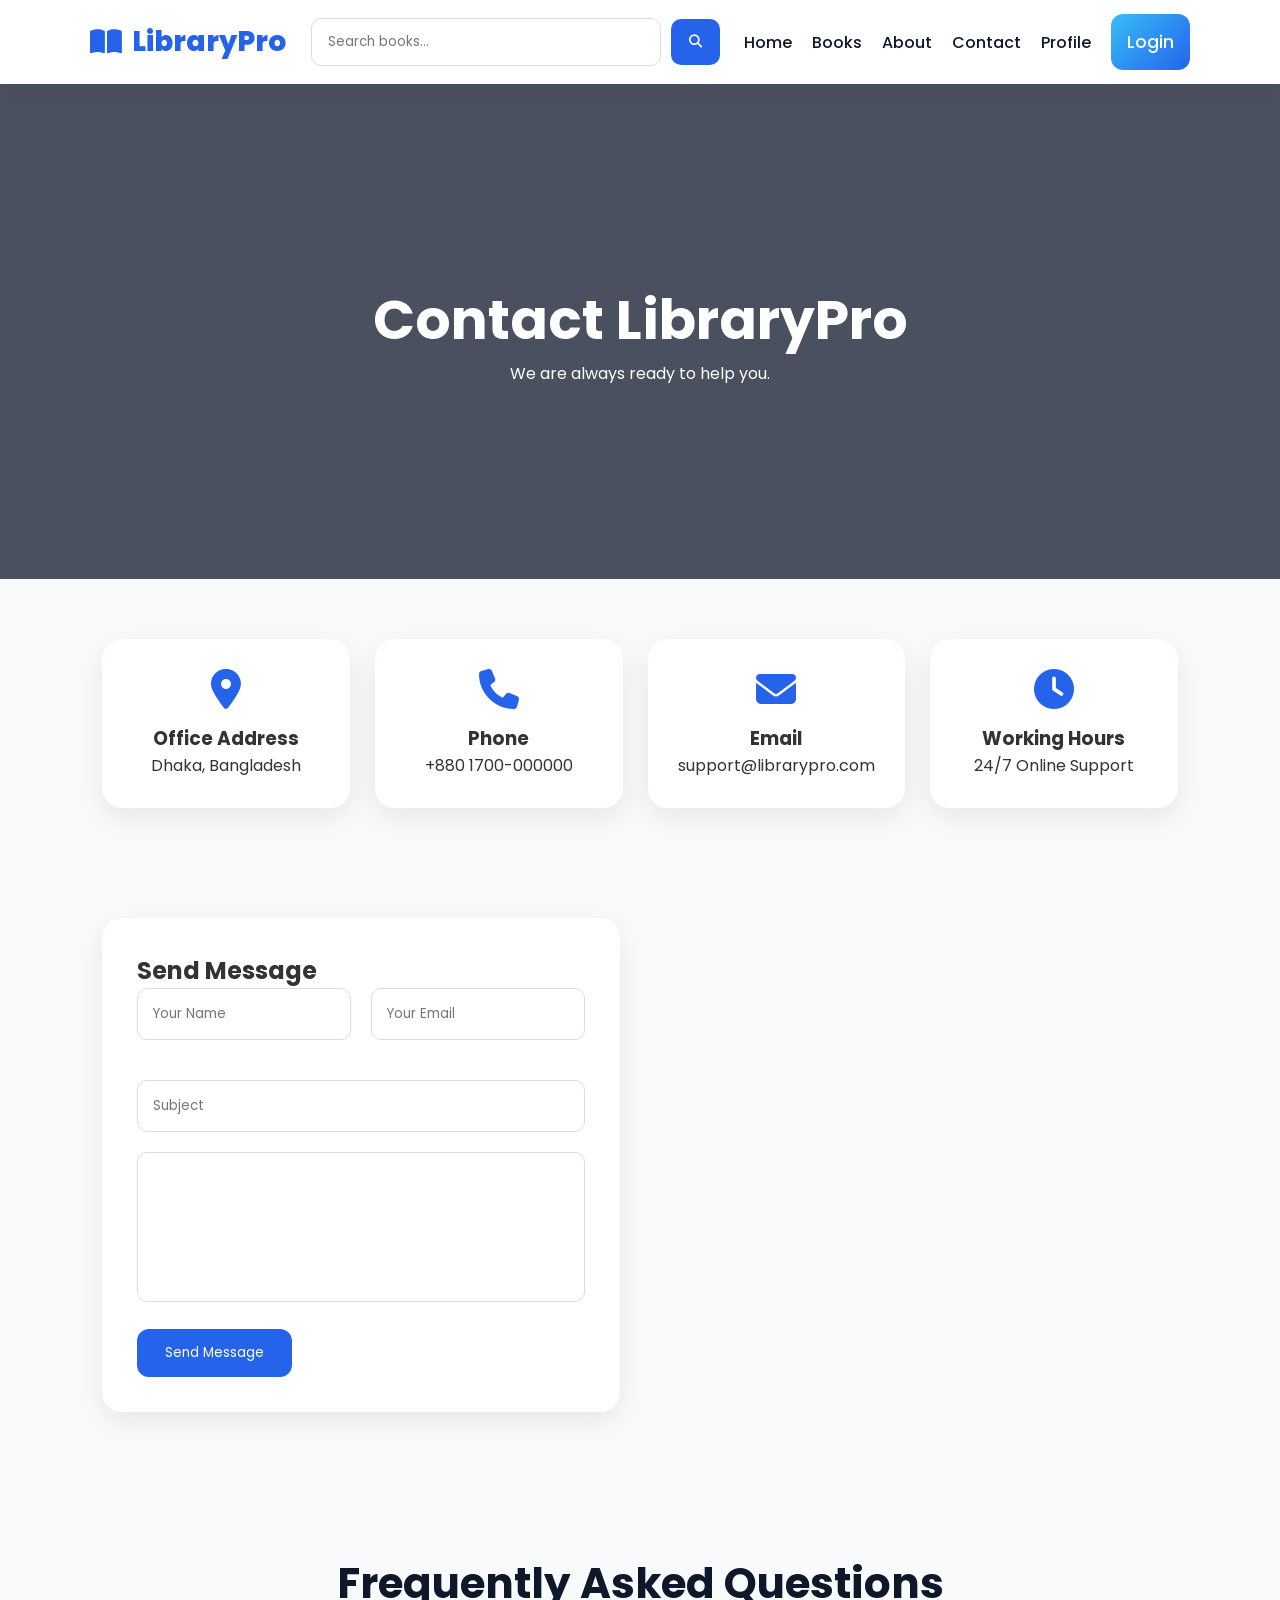
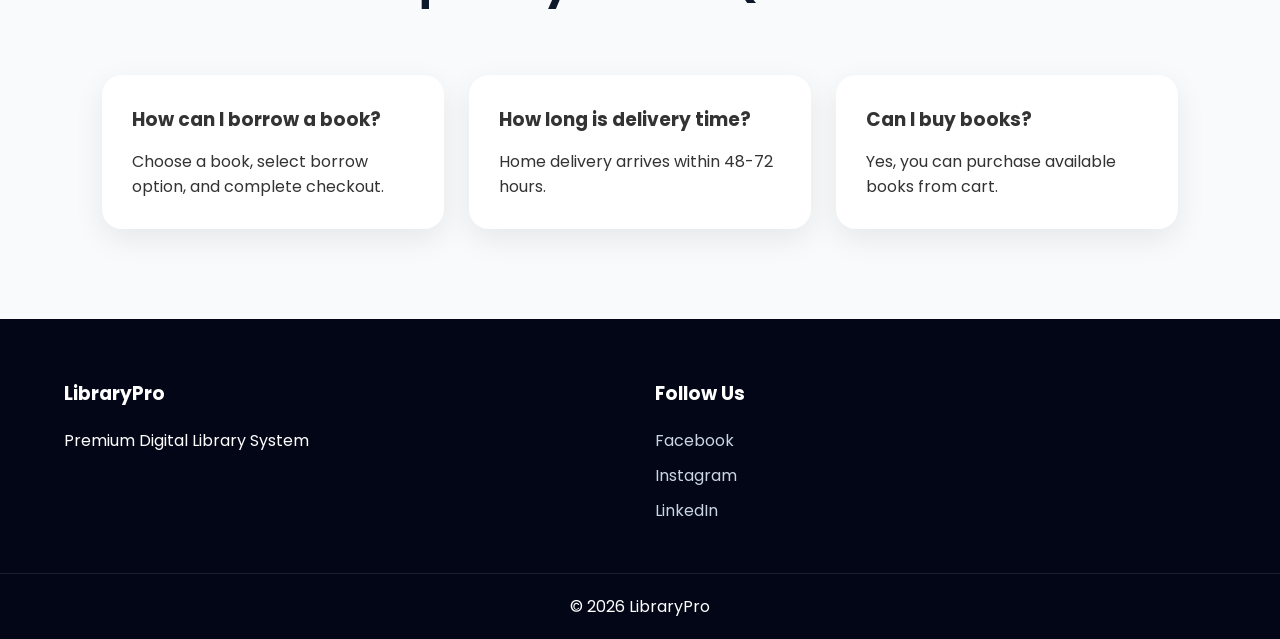
<file: library-management/contact.html>
<!doctype html>
<html lang="en">
  <head>
    <meta charset="UTF-8" />

    <meta name="viewport" content="width=device-width, initial-scale=1.0" />

    <title>Contact Us | LibraryPro</title>

    <link rel="stylesheet" href="../css/style.css" />

    <link
      rel="stylesheet"
      href="https://cdnjs.cloudflare.com/ajax/libs/font-awesome/6.5.2/css/all.min.css"
    />
  </head>

  <body>
    <!-- NAVBAR -->

    <nav class="navbar">
      <div class="logo">
        <i class="fa-solid fa-book-open"></i>

        LibraryPro
      </div>

      <div class="search-box">
        <input type="text" placeholder="Search books..." />

        <button>
          <i class="fa-solid fa-magnifying-glass"></i>
        </button>
      </div>

      <ul class="nav-links">
        <li>
          <a href="index.html"> Home </a>
        </li>

        <li>
          <a href="books.html"> Books </a>
        </li>

        <li>
          <a href="about.html"> About </a>
        </li>

        <li>
          <a href="contact.html"> Contact </a>
        </li>

        <li>
          <a href="profile.html"> Profile </a>
        </li>
        <li><a href="login.html" class="login-btn">
                Login
            </a></li>
      </ul>
    </nav>

    <!-- HERO -->

    <section class="contact-hero">
      <h1>Contact LibraryPro</h1>

      <p>We are always ready to help you.</p>
    </section>

    <!-- CONTACT INFO -->

    <section class="contact-info-section">
      <div class="contact-card">
        <i class="fa-solid fa-location-dot"></i>

        <h3>Office Address</h3>

        <p>Dhaka, Bangladesh</p>
      </div>

      <div class="contact-card">
        <i class="fa-solid fa-phone"></i>

        <h3>Phone</h3>

        <p>+880 1700-000000</p>
      </div>

      <div class="contact-card">
        <i class="fa-solid fa-envelope"></i>

        <h3>Email</h3>

        <p>support@librarypro.com</p>
      </div>

      <div class="contact-card">
        <i class="fa-solid fa-clock"></i>

        <h3>Working Hours</h3>

        <p>24/7 Online Support</p>
      </div>
    </section>

    <!-- FORM -->

    <section class="contact-main">
      <div class="contact-form-box">
        <h2>Send Message</h2>

        <form>
          <div class="input-row">
            <input type="text" placeholder="Your Name" />

            <input type="email" placeholder="Your Email" />
          </div>

          <input type="text" placeholder="Subject" />

          <textarea placeholder="Your Message"> </textarea>

          <button class="btn">Send Message</button>
        </form>
      </div>

      <!-- MAP -->

      <div class="map-box">
        <iframe
          src="https://maps.google.com/maps?q=Dhaka%20Bangladesh&t=&z=13&ie=UTF8&iwloc=&output=embed"
          loading="lazy"
        >
        </iframe>
      </div>
    </section>

    <!-- FAQ -->

    <section class="section">
      <h2 class="section-title">Frequently Asked Questions</h2>

      <div class="faq-grid">
        <div class="faq-card">
          <h3>How can I borrow a book?</h3>

          <p>Choose a book, select borrow option, and complete checkout.</p>
        </div>

        <div class="faq-card">
          <h3>How long is delivery time?</h3>

          <p>Home delivery arrives within 48-72 hours.</p>
        </div>

        <div class="faq-card">
          <h3>Can I buy books?</h3>

          <p>Yes, you can purchase available books from cart.</p>
        </div>
      </div>
    </section>

    <!-- FOOTER -->

    <footer>
      <div class="footer-grid">
        <div>
          <h3>LibraryPro</h3>

          <p>Premium Digital Library System</p>
        </div>

        <div>
          <h3>Follow Us</h3>

          <a href="#"> Facebook </a>

          <a href="#"> Instagram </a>

          <a href="#"> LinkedIn </a>
        </div>
      </div>

      <div class="copyright">© 2026 LibraryPro</div>
    </footer>
  </body>
</html>
</file>
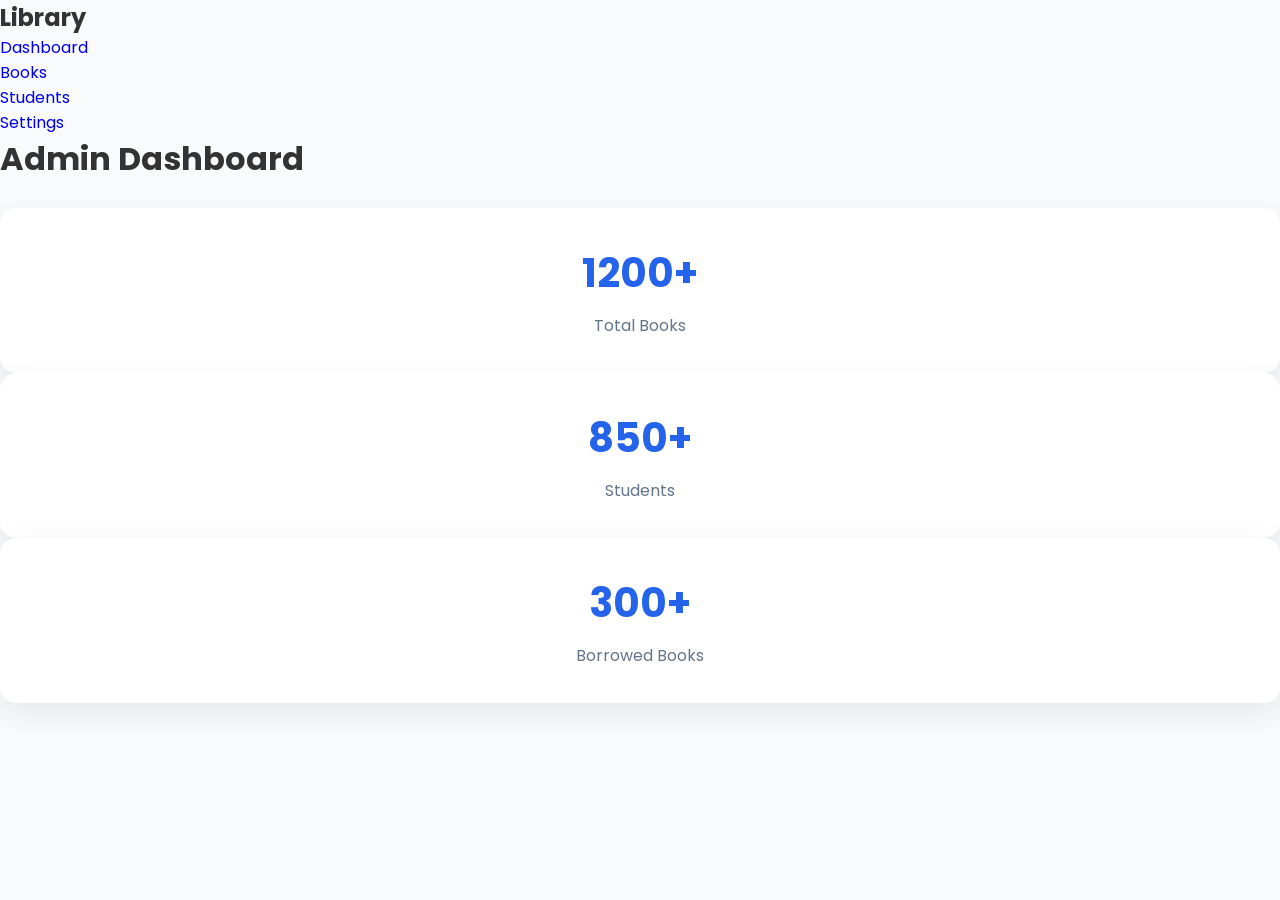
<file: library-management/dashboard.html>
<!DOCTYPE html>
<html lang="en">
<head>
    <meta charset="UTF-8">
    <meta name="viewport" content="width=device-width, initial-scale=1.0">
    <title>Dashboard</title>

    <link rel="stylesheet" href="../css/style.css">
</head>
<body>

<div class="dashboard">

    <div class="sidebar">

        <h2>Library</h2>

        <ul>
            <li><a href="#">Dashboard</a></li>
            <li><a href="#">Books</a></li>
            <li><a href="#">Students</a></li>
            <li><a href="#">Settings</a></li>
        </ul>

    </div>

    <div class="dashboard-content">

        <h1>Admin Dashboard</h1>

        <br>

        <div class="stats">

            <div class="stat-card">
                <h2>1200+</h2>
                <p>Total Books</p>
            </div>

            <div class="stat-card">
                <h2>850+</h2>
                <p>Students</p>
            </div>

            <div class="stat-card">
                <h2>300+</h2>
                <p>Borrowed Books</p>
            </div>

        </div>

    </div>

</div>

</body>
</html>
</file>
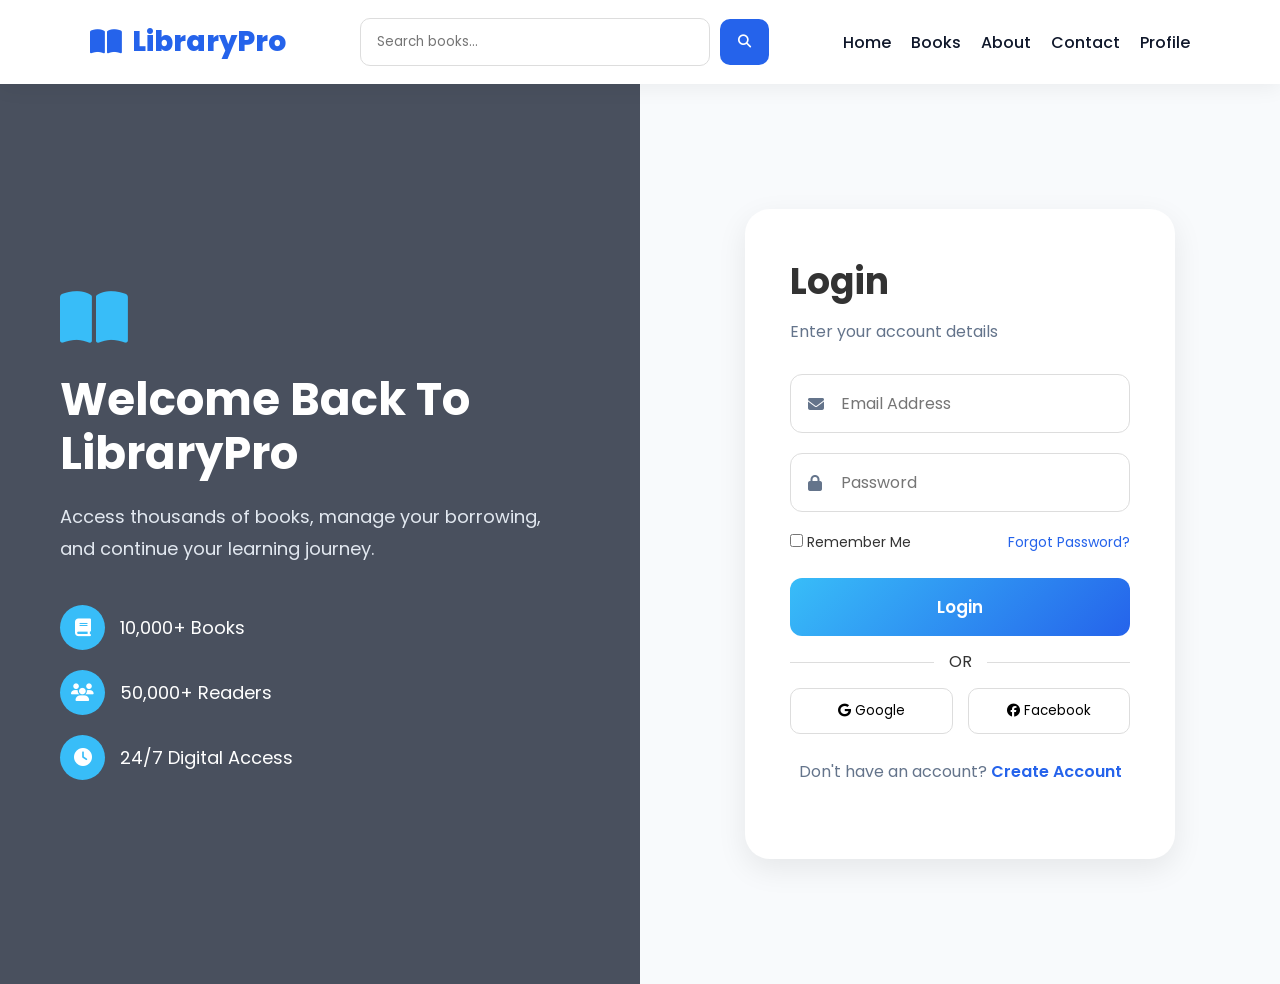
<file: library-management/login.html>
<!doctype html>
<html lang="en">
  <head>
    <meta charset="UTF-8" />

    <meta name="viewport" content="width=device-width, initial-scale=1.0" />

    <title>Login | LibraryPro</title>

    <link rel="stylesheet" href="../css/style.css" />

    <link
      rel="stylesheet"
      href="https://cdnjs.cloudflare.com/ajax/libs/font-awesome/6.5.2/css/all.min.css"
    />
  </head>

  <body>
     <!-- NAVBAR -->

    <nav class="navbar">
      <div class="logo">
        <i class="fa-solid fa-book-open"></i>

        LibraryPro
      </div>

      <div class="search-box">
        <input type="text" placeholder="Search books..." />

        <button>
          <i class="fa-solid fa-magnifying-glass"></i>
        </button>
      </div>

      <ul class="nav-links">
        <li>
          <a href="index.html"> Home </a>
        </li>

        <li>
          <a href="books.html"> Books </a>
        </li>

        <li>
          <a href="about.html"> About </a>
        </li>

        <li>
          <a href="contact.html"> Contact </a>
        </li>

        <li>
          <a href="profile.html"> Profile </a>
        </li>
      </ul>
    </nav>



    <section class="auth-page">
      <!-- LEFT SIDE -->

      <div class="auth-left">
        <div class="auth-overlay"></div>

        <div class="auth-content">
          <i class="fa-solid fa-book-open"></i>

          <h1>Welcome Back To LibraryPro</h1>

          <p>
            Access thousands of books, manage your borrowing, and continue your
            learning journey.
          </p>

          <div class="auth-feature">
            <div>
              <i class="fa-solid fa-book"></i>

              <span> 10,000+ Books </span>
            </div>

            <div>
              <i class="fa-solid fa-users"></i>

              <span> 50,000+ Readers </span>
            </div>

            <div>
              <i class="fa-solid fa-clock"></i>

              <span> 24/7 Digital Access </span>
            </div>
          </div>
        </div>
      </div>

      <!-- RIGHT SIDE -->

      <div class="auth-right">
        <form class="login-box">
          <h2>Login</h2>

          <p>Enter your account details</p>

          <div class="auth-input">
            <i class="fa-solid fa-envelope"></i>

            <input type="email" placeholder="Email Address" />
          </div>

          <div class="auth-input">
            <i class="fa-solid fa-lock"></i>

            <input type="password" placeholder="Password" />
          </div>

          <div class="remember">
            <label>
              <input type="checkbox" />

              Remember Me
            </label>

            <a href="#"> Forgot Password? </a>
          </div>

          <button class="login-btn">Login</button>

          <div class="divider">
            <span> OR </span>
          </div>

          <div class="social-login">
            <button>
              <i class="fa-brands fa-google"></i>

              Google
            </button>

            <button>
              <i class="fa-brands fa-facebook"></i>

              Facebook
            </button>
          </div>

          <p class="register-text">
            Don't have an account?

            <a href="register.html"> Create Account </a>
          </p>
        </form>
      </div>
    </section>
  </body>
</html>
</file>
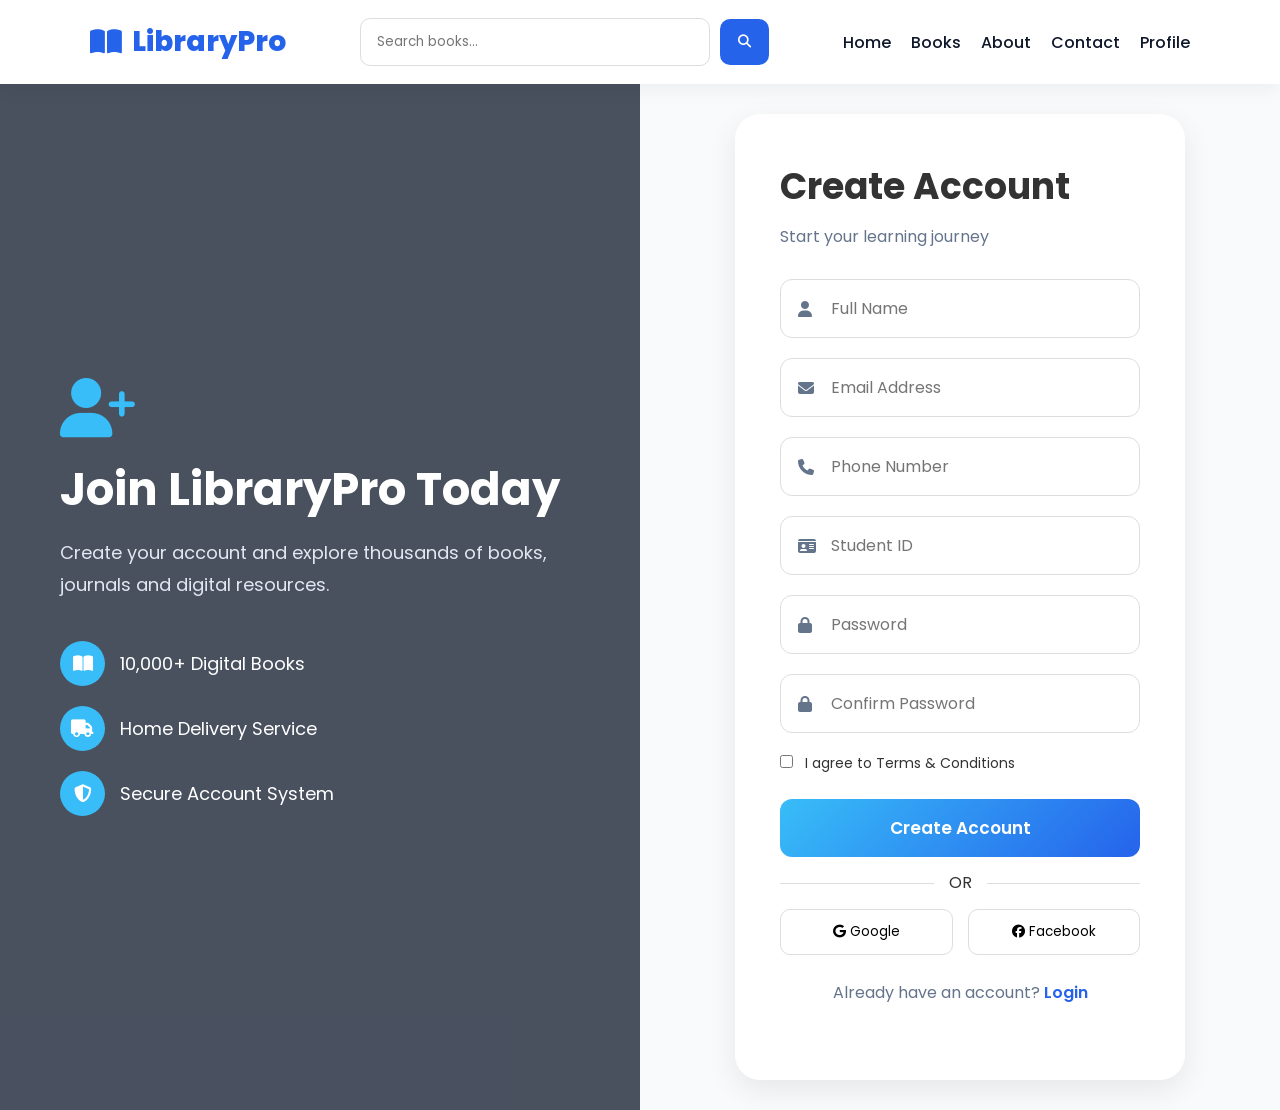
<file: library-management/register.html>
<!doctype html>
<html lang="en">
  <head>
    <meta charset="UTF-8" />

    <meta name="viewport" content="width=device-width, initial-scale=1.0" />

    <title>Create Account | LibraryPro</title>

    <link rel="stylesheet" href="../css/style.css" />

    <link
      rel="stylesheet"
      href="https://cdnjs.cloudflare.com/ajax/libs/font-awesome/6.5.2/css/all.min.css"
    />
  </head>

  <body>
     <!-- NAVBAR -->

    <nav class="navbar">
      <div class="logo">
        <i class="fa-solid fa-book-open"></i>

        LibraryPro
      </div>

      <div class="search-box">
        <input type="text" placeholder="Search books..." />

        <button>
          <i class="fa-solid fa-magnifying-glass"></i>
        </button>
      </div>

      <ul class="nav-links">
        <li>
          <a href="index.html"> Home </a>
        </li>

        <li>
          <a href="books.html"> Books </a>
        </li>

        <li>
          <a href="about.html"> About </a>
        </li>

        <li>
          <a href="contact.html"> Contact </a>
        </li>

        <li>
          <a href="profile.html"> Profile </a>
        </li>
      </ul>
    </nav>





    <section class="auth-page">
      <!-- LEFT SIDE -->

      <div class="auth-left">
        <div class="auth-overlay"></div>

        <div class="auth-content">
          <i class="fa-solid fa-user-plus"></i>

          <h1>Join LibraryPro Today</h1>

          <p>
            Create your account and explore thousands of books, journals and
            digital resources.
          </p>

          <div class="auth-feature">
            <div>
              <i class="fa-solid fa-book-open"></i>

              <span> 10,000+ Digital Books </span>
            </div>

            <div>
              <i class="fa-solid fa-truck"></i>

              <span> Home Delivery Service </span>
            </div>

            <div>
              <i class="fa-solid fa-shield-halved"></i>

              <span> Secure Account System </span>
            </div>
          </div>
        </div>
      </div>

      <!-- RIGHT SIDE -->

      <div class="auth-right">
        <form class="register-box">
          <h2>Create Account</h2>

          <p>Start your learning journey</p>

          <div class="auth-input">
            <i class="fa-solid fa-user"></i>

            <input type="text" placeholder="Full Name" />
          </div>

          <div class="auth-input">
            <i class="fa-solid fa-envelope"></i>

            <input type="email" placeholder="Email Address" />
          </div>

          <div class="auth-input">
            <i class="fa-solid fa-phone"></i>

            <input type="text" placeholder="Phone Number" />
          </div>

          <div class="auth-input">
            <i class="fa-solid fa-id-card"></i>

            <input type="text" placeholder="Student ID" />
          </div>

          <div class="auth-input">
            <i class="fa-solid fa-lock"></i>

            <input type="password" placeholder="Password" />
          </div>

          <div class="auth-input">
            <i class="fa-solid fa-lock"></i>

            <input type="password" placeholder="Confirm Password" />
          </div>

          <div class="terms">
            <label>
              <input type="checkbox" />

              I agree to Terms & Conditions
            </label>
          </div>

          <button class="login-btn">Create Account</button>

          <div class="divider">
            <span> OR </span>
          </div>

          <div class="social-login">
            <button>
              <i class="fa-brands fa-google"></i>

              Google
            </button>

            <button>
              <i class="fa-brands fa-facebook"></i>

              Facebook
            </button>
          </div>

          <p class="register-text">
            Already have an account?

            <a href="login.html"> Login </a>
          </p>
        </form>
      </div>
    </section>
  </body>
</html>
</file>
<file: css/style.css>
/* ==========================
   GOOGLE FONT
========================== */

@import url('https://fonts.googleapis.com/css2?family=Poppins:wght@300;400;500;600;700;800&display=swap');

/* ==========================
   ROOT VARIABLES
========================== */

:root{
    --primary:#2563eb;
    --primary-dark:#1d4ed8;
    --secondary:#38bdf8;

    --dark:#0f172a;
    --dark-light:#1e293b;

    --white:#ffffff;
    --light:#f8fafc;
    --gray:#64748b;

    --shadow:0 10px 30px rgba(0,0,0,.08);
    --radius:16px;
}

/* ==========================
   RESET
========================== */

*{
    margin:0;
    padding:0;
    box-sizing:border-box;
    font-family:'Poppins',sans-serif;
}

html{
    scroll-behavior:smooth;
}

body{
    background:var(--light);
    color:#333;
    overflow-x:hidden;
}

img{
    width:100%;
    display:block;
}

a{
    text-decoration:none;
}

ul{
    list-style:none;
}

/* ==========================
   NAVBAR
========================== */

.navbar{
    position:sticky;
    top:0;
    z-index:1000;

    display:flex;
    justify-content:space-between;
    align-items:center;

    padding:18px 7%;

    background:white;

    box-shadow:
    0 4px 20px rgba(0,0,0,.06);
}

.logo{
    font-size:28px;
    font-weight:800;
    color:var(--primary);

    display:flex;
    align-items:center;
    gap:10px;
}

/* ==========================
   SEARCH
========================== */

.search-box{
    display:flex;
    align-items:center;
    gap:10px;
}

.search-box input{
    width:350px;

    padding:13px 16px;

    border:1px solid #ddd;

    border-radius:10px;

    outline:none;
}

.search-box button{
    border:none;

    padding:13px 18px;

    background:var(--primary);

    color:white;

    border-radius:10px;

    cursor:pointer;

    transition:.3s;
}

.search-box button:hover{
    background:var(--primary-dark);
}

/* ==========================
   NAV LINKS
========================== */

.nav-links{
    display:flex;
    align-items:center;
    gap:20px;
}

.nav-links a{
    color:var(--dark);
    font-weight:500;
    transition:.3s;
}

.nav-links a:hover{
    color:var(--primary);
}

.login-btn{
    background:var(--primary);
    color:white !important;

    padding:10px 18px;

    border-radius:10px;
}

/* ==========================
   HERO
========================== */

.hero{
    min-height:90vh;

    display:flex;
    justify-content:center;
    align-items:center;

    text-align:center;

    padding:40px;

    background:
    linear-gradient(
    rgba(0,0,0,.65),
    rgba(0,0,0,.65)
    ),

    url("https://images.unsplash.com/photo-1521587760476-6c12a4b040da?q=80&w=1400");

    background-size:cover;
    background-position:center;
}

.hero-content{
    max-width:900px;
}

.badge{
    display:inline-block;

    background:rgba(255,255,255,.15);

    color:white;

    padding:10px 20px;

    border-radius:30px;

    margin-bottom:25px;

    backdrop-filter:blur(10px);
}

.hero-content h1{
    color:white;

    font-size:70px;

    line-height:1.2;

    margin-bottom:25px;
}

.hero-content p{
    color:#e2e8f0;

    font-size:20px;

    margin-bottom:35px;
}

.hero-buttons{
    display:flex;
    justify-content:center;
    gap:15px;
}

/* ==========================
   BUTTONS
========================== */

.btn{
    display:inline-block;

    background:var(--primary);

    color:white;

    padding:14px 28px;

    border:none;

    border-radius:12px;

    cursor:pointer;

    transition:.3s;
}

.btn:hover{
    background:var(--primary-dark);
    transform:translateY(-2px);
}

.btn-outline{
    display:inline-block;

    border:2px solid white;

    color:white;

    padding:14px 28px;

    border-radius:12px;

    transition:.3s;
}

.btn-outline:hover{
    background:white;
    color:var(--dark);
}

/* ==========================
   STATS
========================== */

.stats-section{
    display:grid;

    grid-template-columns:
    repeat(auto-fit,minmax(220px,1fr));

    gap:25px;

    padding:70px 8%;
}

.stat-card{
    background:white;

    text-align:center;

    padding:35px;

    border-radius:var(--radius);

    box-shadow:var(--shadow);
}

.stat-card h2{
    color:var(--primary);
    font-size:40px;
}

.stat-card p{
    margin-top:10px;
    color:var(--gray);
}

/* ==========================
   COMMON SECTION
========================== */

.section{
    padding:90px 8%;
}

.section-title{
    text-align:center;

    margin-bottom:60px;

    font-size:42px;

    color:var(--dark);
}

/* ==========================
   BOOK GRID
========================== */

.book-grid{
    display:grid;

    grid-template-columns:
    repeat(auto-fit,minmax(300px,1fr));

    gap:30px;
}

.book-card{
    background:white;

    border-radius:20px;

    overflow:hidden;

    box-shadow:var(--shadow);

    transition:.3s;
}

.book-card:hover{
    transform:translateY(-10px);
}

.book-card img{
    height:300px;
    object-fit:cover;
}

.book-content{
    padding:25px;
}

.category{
    background:#dbeafe;

    color:var(--primary);

    padding:6px 14px;

    border-radius:20px;

    font-size:14px;
}

.book-content h3{
    margin-top:15px;
    margin-bottom:10px;
}

.rating{
    margin:15px 0;
    font-weight:600;
}

/* ==========================
   CATEGORIES
========================== */

.categories{
    display:grid;

    grid-template-columns:
    repeat(auto-fit,minmax(220px,1fr));

    gap:25px;
}

.cat-box{
    background:white;

    padding:40px;

    text-align:center;

    border-radius:var(--radius);

    box-shadow:var(--shadow);

    transition:.3s;
}

.cat-box:hover{
    transform:translateY(-8px);
}

.cat-box i{
    font-size:45px;

    color:var(--primary);

    margin-bottom:15px;
}

/* ==========================
   WHY US
========================== */

.why-grid{
    display:grid;

    grid-template-columns:
    repeat(auto-fit,minmax(280px,1fr));

    gap:30px;
}

.why-card{
    background:white;

    text-align:center;

    padding:40px;

    border-radius:var(--radius);

    box-shadow:var(--shadow);
}

.why-card i{
    font-size:50px;

    color:var(--primary);

    margin-bottom:20px;
}

/* ==========================
   REVIEWS
========================== */

.review-grid{
    display:grid;

    grid-template-columns:
    repeat(auto-fit,minmax(280px,1fr));

    gap:25px;
}

.review-card{
    background:white;

    padding:30px;

    border-radius:var(--radius);

    box-shadow:var(--shadow);
}

.review-card p{
    margin-bottom:15px;
}

/* ==========================
   CTA
========================== */

.cta{
    text-align:center;

    padding:90px 20px;

    background:var(--dark);

    color:white;
}

.cta h2{
    font-size:45px;

    margin-bottom:15px;
}

.cta p{
    margin-bottom:30px;
}

/* ==========================
   FOOTER
========================== */

footer{
    background:#020617;

    color:white;

    padding-top:60px;
}

.footer-grid{
    width:90%;
    margin:auto;

    display:grid;

    grid-template-columns:
    repeat(auto-fit,minmax(220px,1fr));

    gap:30px;

    padding-bottom:40px;
}

.footer-grid h3{
    margin-bottom:20px;
}

.footer-grid a{
    display:block;

    color:#cbd5e1;

    margin-bottom:10px;
}

.footer-grid a:hover{
    color:white;
}

.copyright{
    text-align:center;

    padding:20px;

    border-top:1px solid rgba(255,255,255,.1);
}

/* ==========================
   RESPONSIVE
========================== */

@media(max-width:992px){

    .navbar{
        flex-direction:column;
        gap:20px;
    }

    .search-box input{
        width:100%;
    }

    .hero-content h1{
        font-size:50px;
    }

}

@media(max-width:768px){

    .nav-links{
        flex-wrap:wrap;
        justify-content:center;
    }

    .hero-content h1{
        font-size:38px;
    }

    .hero-content p{
        font-size:17px;
    }

    .hero-buttons{
        flex-direction:column;
    }

    .section-title{
        font-size:32px;
    }

    .cta h2{
        font-size:32px;
    }

}

@media(max-width:576px){

    .search-box{
        width:100%;
    }

    .search-box input{
        width:100%;
    }

    .hero{
        min-height:80vh;
    }

    .hero-content h1{
        font-size:32px;
    }

}

/* ==========================
BOOKS PAGE
========================== */



.filter-area{


padding:40px 8%;


background:white;


display:flex;


justify-content:space-between;


gap:30px;


}




.filter-area button,
.filter-area select{


padding:10px 18px;


border:none;


border-radius:20px;


background:#e0f2fe;


cursor:pointer;


margin:5px;


}






.books-section{


padding:70px 8%;


display:grid;


grid-template-columns:
repeat(auto-fit,minmax(300px,1fr));


gap:30px;


}





.premium-book-card{


background:white;


border-radius:25px;


overflow:hidden;


box-shadow:var(--shadow);


transition:.3s;


}




.premium-book-card:hover{


transform:translateY(-10px);


}





.premium-book-card img{


width:100%;


height:330px;


object-fit:cover;


}





.premium-book-content{


padding:25px;


}





.premium-book-content span{


background:#dbeafe;


color:#2563eb;


padding:6px 14px;


border-radius:20px;


}



.premium-book-content h2{


margin:15px 0;


}





.book-rating{


margin:15px 0;


line-height:1.8;


}





.price{


margin:20px 0;


font-size:18px;


}





.card-buttons{


display:flex;


gap:10px;


align-items:center;


}





.borrow{


background:#22c55e;

}



.wish-btn{


width:45px;


height:45px;


border-radius:50%;


border:none;


background:#f1f5f9;


font-size:25px;


display: flex;


align-items: center;


justify-content: center;


}





@media(max-width:768px){


.filter-area{


flex-direction:column;


}


}

/* ==========================
BOOK DETAILS
========================== */



.book-details{


padding:80px 8%;


display:grid;


grid-template-columns:400px 1fr;


gap:60px;


align-items:center;


}





.book-image img{


width:100%;


height:550px;


object-fit:cover;


border-radius:25px;


box-shadow:var(--shadow);


}





.category{


background:#dbeafe;


color:#2563eb;


padding:8px 15px;


border-radius:20px;


}



.book-info h1{


font-size:45px;


margin:20px 0;


}





.author{


font-size:18px;


}





.ratings{


display:flex;


gap:20px;


margin:30px 0;


}





.ratings div{


background:white;


padding:20px;


border-radius:15px;


box-shadow:var(--shadow);


}




.book-meta{


display:grid;


grid-template-columns:1fr 1fr;


gap:15px;


margin:30px 0;


}





.book-meta p{


background:#f8fafc;


padding:15px;


border-radius:10px;


}




.summary{


line-height:1.8;


color:#64748b;


}





.book-actions{


display:flex;


gap:15px;


margin-top:30px;


flex-wrap:wrap;


}




.buy-btn,
.wish-btn{


padding:14px 25px;


border-radius:10px;


border:none;


cursor:pointer;


font-size:16px;


}





.buy-btn{


background:#22c55e;


color:white;


}




.wish-btn{


background:#f1f5f9;


}


.wish-btn.wish-btn1 {
    width: auto;
    display: flex;
    flex-wrap: wrap;
    background-color: #f3e8e8;
    justify-content: center;
    align-items: center;
    height: auto;
    gap: 5px;
}


@media(max-width:992px){


.book-details{


grid-template-columns:1fr;


}



.book-image img{


height:400px;


}


}

/* ==========================
BORROW PAGE
========================== */


.borrow-container{

padding:70px 8%;

display:flex;

flex-direction:column;

gap:30px;

}





.borrow-book{

background:white;

padding:25px;

border-radius:20px;

display:flex;

gap:25px;

align-items:center;

box-shadow:var(--shadow);

}




.borrow-book img{

width:130px;

height:170px;

object-fit:cover;

border-radius:15px;

}





.borrow-options{

background:white;

padding:30px;

border-radius:20px;

box-shadow:var(--shadow);

}




.option-card{

display:flex;

gap:20px;

padding:20px;

background:#f8fafc;

border-radius:15px;

margin-top:15px;

cursor:pointer;

}




.option-card i{

font-size:35px;

color:#2563eb;

}




.borrow-box,
.cost-box{


background:white;

padding:30px;

border-radius:20px;

box-shadow:var(--shadow);

}





.borrow-box input{

width:100%;

padding:15px;

margin-top:15px;

border-radius:10px;

border:1px solid #ddd;

}





.serial-box{


background:#dbeafe;

padding:25px;

text-align:center;

border-radius:15px;

margin:25px 0;

}





.serial-box h1{

color:#2563eb;

letter-spacing:3px;

}





.pickup-time,
.delivery-time{


background:#f8fafc;

padding:20px;

border-radius:12px;

margin-top:20px;

}





.otp-box{


margin-top:25px;

background:#f1f5f9;

padding:20px;

border-radius:15px;

}




.cost-box div{


display:flex;

justify-content:space-between;

margin:18px 0;

}




.total{

font-size:24px;

font-weight:700;

}





@media(max-width:768px){


.borrow-book{

flex-direction:column;

text-align:center;

}


}

/* ==========================
CART PAGE
========================== */

.cart-section{

    padding:80px 8%;

    display:grid;

    grid-template-columns:
    2fr 1fr;

    gap:35px;
}

.cart-items{

    display:flex;

    flex-direction:column;

    gap:20px;
}

.cart-item{

    background:white;

    border-radius:20px;

    padding:20px;

    display:grid;

    grid-template-columns:
    120px 1fr 100px 60px;

    align-items:center;

    gap:20px;

    box-shadow:var(--shadow);
}

.cart-item img{

    width:100%;
    height:140px;

    object-fit:cover;

    border-radius:12px;
}

.cart-info h3{

    margin-bottom:10px;
}

.cart-info p{

    margin-bottom:6px;
}

.cart-price{

    font-size:22px;

    font-weight:700;

    color:#2563eb;
}

.remove-btn{

    width:45px;
    height:45px;

    border:none;

    border-radius:50%;

    cursor:pointer;

    background:#fee2e2;

    color:#dc2626;
}

.cart-summary{

    background:white;

    padding:30px;

    border-radius:20px;

    box-shadow:var(--shadow);

    height:fit-content;
}

.summary-row{

    display:flex;

    justify-content:space-between;

    margin:18px 0;
}

.total-price{

    font-size:22px;

    font-weight:700;
}

.checkout-btn{

    width:100%;

    margin-top:20px;
}

@media(max-width:992px){

.cart-section{

grid-template-columns:1fr;

}

.cart-item{

grid-template-columns:1fr;

text-align:center;

}

}

/* ==========================
WISHLIST PAGE
========================== */

.wishlist-section{

    padding:80px 8%;

    display:flex;

    flex-direction:column;

    gap:25px;
}

.wishlist-card{

    background:white;

    border-radius:20px;

    padding:20px;

    display:grid;

    grid-template-columns:
    150px 1fr auto;

    gap:25px;

    align-items:center;

    box-shadow:var(--shadow);
}

.wishlist-card img{

    width:100%;
    height:180px;

    object-fit:cover;

    border-radius:15px;
}

.wishlist-content h3{

    margin:12px 0;
}

.wishlist-actions{

    display:flex;

    gap:12px;

    flex-wrap:wrap;
}

.empty-wishlist{

    text-align:center;

    padding:80px 20px;
}

.empty-wishlist i{

    font-size:70px;

    color:#94a3b8;

    margin-bottom:20px;
}

.empty-wishlist h2{

    margin-bottom:15px;
}

.empty-wishlist p{

    margin-bottom:25px;

    color:#64748b;
}

@media(max-width:992px){

.wishlist-card{

grid-template-columns:1fr;

text-align:center;

}

.wishlist-actions{

justify-content:center;

}

}

/* ==========================
CHECKOUT PAGE
========================== */


.checkout-section{

padding:80px 8%;

display:grid;

grid-template-columns:2fr 1fr;

gap:40px;

}



.checkout-form,
.checkout-summary{

background:white;

padding:35px;

border-radius:20px;

box-shadow:var(--shadow);

}



.checkout-form h2{

margin:25px 0 20px;

}




.input-row{

display:grid;

grid-template-columns:1fr 1fr;

gap:20px;

margin-bottom:20px;

}



.checkout-form input,
.checkout-form textarea{


width:100%;

padding:15px;

border:1px solid #ddd;

border-radius:10px;

}



.checkout-form textarea{

height:130px;

resize:none;

}





.delivery-options{

display:flex;

gap:20px;

flex-wrap:wrap;

}



.delivery-options label{

background:#f1f5f9;

padding:15px;

border-radius:12px;

cursor:pointer;

}






.payment-options{

display:grid;

grid-template-columns:
repeat(auto-fit,minmax(150px,1fr));

gap:20px;

}





.payment-card{

background:#f8fafc;

padding:25px;

border-radius:15px;

text-align:center;

cursor:pointer;

transition:.3s;

}



.payment-card:hover{

transform:translateY(-5px);

}





.payment-card i{

font-size:35px;

color:#2563eb;

margin-bottom:10px;

}






.checkout-book{

display:flex;

gap:20px;

align-items:center;

margin-bottom:25px;

}



.checkout-book img{

width:90px;

height:120px;

object-fit:cover;

border-radius:10px;

}






.checkout-row{

display:flex;

justify-content:space-between;

margin:20px 0;

}



.checkout-total{

display:flex;

justify-content:space-between;

font-size:24px;

font-weight:700;

margin-top:20px;

}



.confirm-btn{

width:100%;

margin-top:25px;

}






@media(max-width:992px){


.checkout-section{

grid-template-columns:1fr;

}



.input-row{

grid-template-columns:1fr;

}


}


/* ==========================
PREMIUM LOGIN PAGE
========================== */


.auth-page{

min-height:100vh;

display:grid;

grid-template-columns:1fr 1fr;

}




.auth-left{


background:url('https://images.unsplash.com/photo-1521587760476-6c12a4b040da?q=80&w=1400')
center/cover;


position:relative;

display:flex;

align-items:center;

padding:60px;

color:white;

}




.auth-overlay{


position:absolute;

inset:0;

background:rgba(15,23,42,.75);

}




.auth-content{

position:relative;

z-index:2;

max-width:500px;

}




.auth-content>i{


font-size:60px;

margin-bottom:25px;

color:#38bdf8;

}



.auth-content h1{

font-size:45px;

line-height:1.2;

margin-bottom:20px;

}




.auth-content p{

font-size:18px;

line-height:1.8;

color:#e2e8f0;

}




.auth-feature{


margin-top:40px;

display:flex;

flex-direction:column;

gap:20px;

}



.auth-feature div{

display:flex;

align-items:center;

gap:15px;

font-size:18px;

}



.auth-feature i{


width:45px;

height:45px;

display:flex;

justify-content:center;

align-items:center;

background:#38bdf8;

border-radius:50%;

}




.auth-right{


background:#f8fafc;

display:flex;

justify-content:center;

align-items:center;

padding:30px;

}





.login-box{


background:white;

padding:45px;

width:100%;

max-width:430px;

border-radius:25px;

box-shadow:var(--shadow);

}



.login-box h2{


font-size:36px;

margin-bottom:10px;

}



.login-box p{

color:#64748b;

margin-bottom:30px;

}





.auth-input{


position:relative;

margin-bottom:20px;

}



.auth-input i{

position:absolute;

left:18px;

top:50%;

transform:translateY(-50%);

color:#64748b;

}



.auth-input input{


width:100%;

padding:16px 16px 16px 50px;

border:1px solid #ddd;

border-radius:12px;

font-size:16px;

}




.remember{


display:flex;

justify-content:space-between;

margin-bottom:25px;

font-size:14px;

}



.remember a{

color:#2563eb;

text-decoration:none;

}




.login-btn{


width:100%;

padding:16px;

border:none;

border-radius:12px;

background:linear-gradient(135deg,#38bdf8,#2563eb);

color:white;

font-size:17px;

font-weight:600;

cursor:pointer;

}




.divider{

text-align:center;

margin:25px 0;

border-bottom:1px solid #ddd;

line-height:1px;

}




.divider span{

background:white;

padding:0 15px;

}




.social-login{

display:flex;

gap:15px;

}




.social-login button{


flex:1;

padding:12px;

border:1px solid #ddd;

background:white;

border-radius:10px;

cursor:pointer;

}




.register-text{

text-align:center;

margin-top:25px;

}



.register-text a{

color:#2563eb;

font-weight:600;

}





@media(max-width:992px){


.auth-page{

grid-template-columns:1fr;

}


.auth-left{

min-height:45vh;

}


}


/* ==========================
REGISTER PAGE
========================== */


.register-box{


background:white;

padding:45px;

width:100%;

max-width:450px;

border-radius:25px;

box-shadow:var(--shadow);

}



.register-box h2{


font-size:36px;

margin-bottom:10px;

}



.register-box p{

color:#64748b;

margin-bottom:30px;

}



.terms{


font-size:14px;

margin-bottom:25px;

}



.terms input{

margin-right:8px;

}


/* ==========================
PROFILE PAGE
========================== */


.profile-header{

background:#0f172a;

padding:70px 20px;

display:flex;

justify-content:center;

}



.profile-card{

background:white;

padding:35px;

border-radius:25px;

text-align:center;

width:350px;

box-shadow:var(--shadow);

display: flex;

flex-direction: column;

align-items: center;

row-gap: 4px;

}



.profile-card img{


width:130px;

height:130px;

border-radius:50%;

object-fit:cover;

margin-bottom:20px;

box-shadow: 0 5px 10px rgba(0, 0, 0, 0.1);

}


.img{
    position: relative;
    width: 9rem;
    height: 9rem;
    border-radius: 50%;
    background-color: rgb(91, 91, 219);
    padding: 3px;
    margin-bottom: 10px;
}


.profile-section{

padding:60px 8%;

display:grid;

grid-template-columns:1fr 1fr;

gap:30px;

}





.profile-info,
.profile-stats div{


background:white;

padding:30px;

border-radius:20px;

box-shadow:var(--shadow);

}





.info-row{

display:flex;

justify-content:space-between;

padding:15px 0;

border-bottom:1px solid #eee;

}





.profile-stats{

display:grid;

grid-template-columns:
repeat(3,1fr);

gap:20px;

}



.profile-stats div{

text-align:center;

}





.profile-stats i{

font-size:30px;

color:#2563eb;

}





.borrow-history{

display:grid;

grid-template-columns:
repeat(auto-fit,minmax(350px,1fr));

gap:25px;

}





.history-card{

background:white;

padding:20px;

border-radius:20px;

display:flex;

gap:20px;

box-shadow:var(--shadow);

}





.history-card img{

width:100px;

height:130px;

object-fit:cover;

border-radius:12px;

}





.status,
.late{

padding:6px 15px;

border-radius:20px;

background:#dcfce7;

color:green;

}



.late{

background:#fef3c7;

color:#d97706;

}




@media(max-width:992px){


.profile-section{

grid-template-columns:1fr;

}



.profile-stats{

grid-template-columns:1fr;

}


}

/* ==========================
ABOUT PAGE
========================== */


.about-hero{

height:60vh;

background:
linear-gradient(
rgba(15,23,42,.7),
rgba(15,23,42,.7)
),
url('https://images.unsplash.com/photo-1521587760476-6c12a4b040da?q=80&w=1400')
center/cover;

display:flex;

align-items:center;

justify-content:center;

text-align:center;

color:white;

}



.about-hero h1{

font-size:55px;

}



.about-hero p{

font-size:20px;

max-width:700px;

margin-top:20px;

}





.about-story{

padding:80px 8%;

display:grid;

grid-template-columns:1fr 1fr;

gap:50px;

align-items:center;

}





.about-image img{

width:100%;

border-radius:25px;

}





.about-text p{

line-height:1.8;

margin-top:20px;

}





.stats-section{

padding:60px 8%;

display:grid;

grid-template-columns:
repeat(4,1fr);

gap:25px;

background:#0f172a;

color:white;

}



.about-stat{

text-align:center;

}



.about-stat h2{

font-size:40px;

color:#38bdf8;

}






.mission-grid,
.choose-grid,
.team-grid{

display:grid;

grid-template-columns:
repeat(auto-fit,minmax(250px,1fr));

gap:30px;

}




.mission-card,
.choose-grid div,
.team-card{

background:white;

padding:30px;

border-radius:20px;

text-align:center;

box-shadow:var(--shadow);

}



.mission-card i,
.choose-grid i{

font-size:40px;

color:#2563eb;

margin-bottom:20px;

}





.team-card img{

width:120px;

height:120px;

border-radius:50%;

object-fit:cover;

margin-bottom:15px;

}





@media(max-width:992px){


.about-story{

grid-template-columns:1fr;

}



.stats-section{

grid-template-columns:1fr 1fr;

}


}


@media(max-width:576px){


.stats-section{

grid-template-columns:1fr;

}


}

/* ==========================
CONTACT PAGE
========================== */



.contact-hero{

height:55vh;

background:
linear-gradient(
rgba(15,23,42,.75),
rgba(15,23,42,.75)
),
url('https://images.unsplash.com/photo-1524995997946-a1c2e315a42f?q=80&w=1400')
center/cover;


display:flex;

flex-direction:column;

justify-content:center;

align-items:center;

color:white;

text-align:center;

}



.contact-hero h1{

font-size:55px;

}





.contact-info-section{


padding:60px 8%;


display:grid;


grid-template-columns:
repeat(4,1fr);


gap:25px;

}




.contact-card{


background:white;

padding:30px;

border-radius:20px;

text-align:center;

box-shadow:var(--shadow);

}



.contact-card i{


font-size:40px;

color:#2563eb;

margin-bottom:15px;

}





.contact-main{


padding:50px 8%;


display:grid;


grid-template-columns:1fr 1fr;


gap:40px;


}





.contact-form-box{


background:white;

padding:35px;

border-radius:20px;

box-shadow:var(--shadow);

}




.contact-form-box input,
.contact-form-box textarea{


width:100%;


padding:15px;


margin-bottom:20px;


border:1px solid #ddd;


border-radius:10px;


}



.contact-form-box textarea{


height:150px;


resize:none;

}



.map-box iframe{


width:100%;


height:100%;


min-height:450px;


border:0;


border-radius:20px;


}





.faq-grid{


display:grid;


grid-template-columns:
repeat(auto-fit,minmax(250px,1fr));


gap:25px;


}




.faq-card{


background:white;


padding:30px;


border-radius:20px;


box-shadow:var(--shadow);


}



.faq-card h3{


margin-bottom:15px;


}




@media(max-width:992px){



.contact-info-section{


grid-template-columns:1fr 1fr;


}



.contact-main{


grid-template-columns:1fr;


}



}



@media(max-width:576px){


.contact-info-section{


grid-template-columns:1fr;


}


}

/* ==========================
ADMIN DASHBOARD
========================== */



.admin-layout{


display:grid;


grid-template-columns:260px 1fr;


min-height:100vh;


}





.admin-sidebar{


background:#0f172a;


color:white;


padding:30px;


}



.admin-logo{


font-size:25px;


font-weight:700;


margin-bottom:40px;


}





.admin-sidebar ul{


list-style:none;


}



.admin-sidebar li{


padding:15px;


margin-bottom:10px;


border-radius:10px;


cursor:pointer;


}



.admin-sidebar li:hover,
.admin-sidebar .active{


background:#2563eb;


}






.admin-main{


background:#f8fafc;


padding:30px;


}






.admin-header{


display:flex;


justify-content:space-between;


align-items:center;


margin-bottom:40px;


}



.admin-header img{


width:45px;


height:45px;


border-radius:50%;


object-fit:cover;


}






.admin-stats{


display:grid;


grid-template-columns:
repeat(4,1fr);


gap:20px;


}





.admin-stat-card{


background:white;


padding:30px;


border-radius:20px;


box-shadow:var(--shadow);


}



.admin-stat-card i{


font-size:35px;


color:#2563eb;


}




.admin-stat-card h2{


margin:15px 0;


}








.admin-table-box,
.delivery-box{


background:white;


padding:30px;


border-radius:20px;


margin-top:40px;


box-shadow:var(--shadow);


}




.table-header{


display:flex;


justify-content:space-between;


align-items:center;


}





table{


width:100%;


margin-top:25px;


border-collapse:collapse;


}



th,
td{


padding:15px;


border-bottom:1px solid #eee;


text-align:left;


}




.approved,
.pending{


padding:6px 15px;


border-radius:20px;


background:#dcfce7;


color:green;


}



.pending{


background:#fef3c7;


color:#d97706;


}






.delivery-item{


display:flex;


align-items:center;


gap:20px;


padding:20px 0;


border-bottom:1px solid #eee;


}



.delivery-item i{


font-size:30px;


color:#2563eb;


}



.delivery-item span{


margin-left:auto;


font-weight:bold;


}







@media(max-width:992px){


.admin-layout{


grid-template-columns:1fr;


}



.admin-stats{


grid-template-columns:1fr 1fr;


}


}




@media(max-width:576px){


.admin-stats{


grid-template-columns:1fr;


}



table{


font-size:12px;


}


}
</file>
